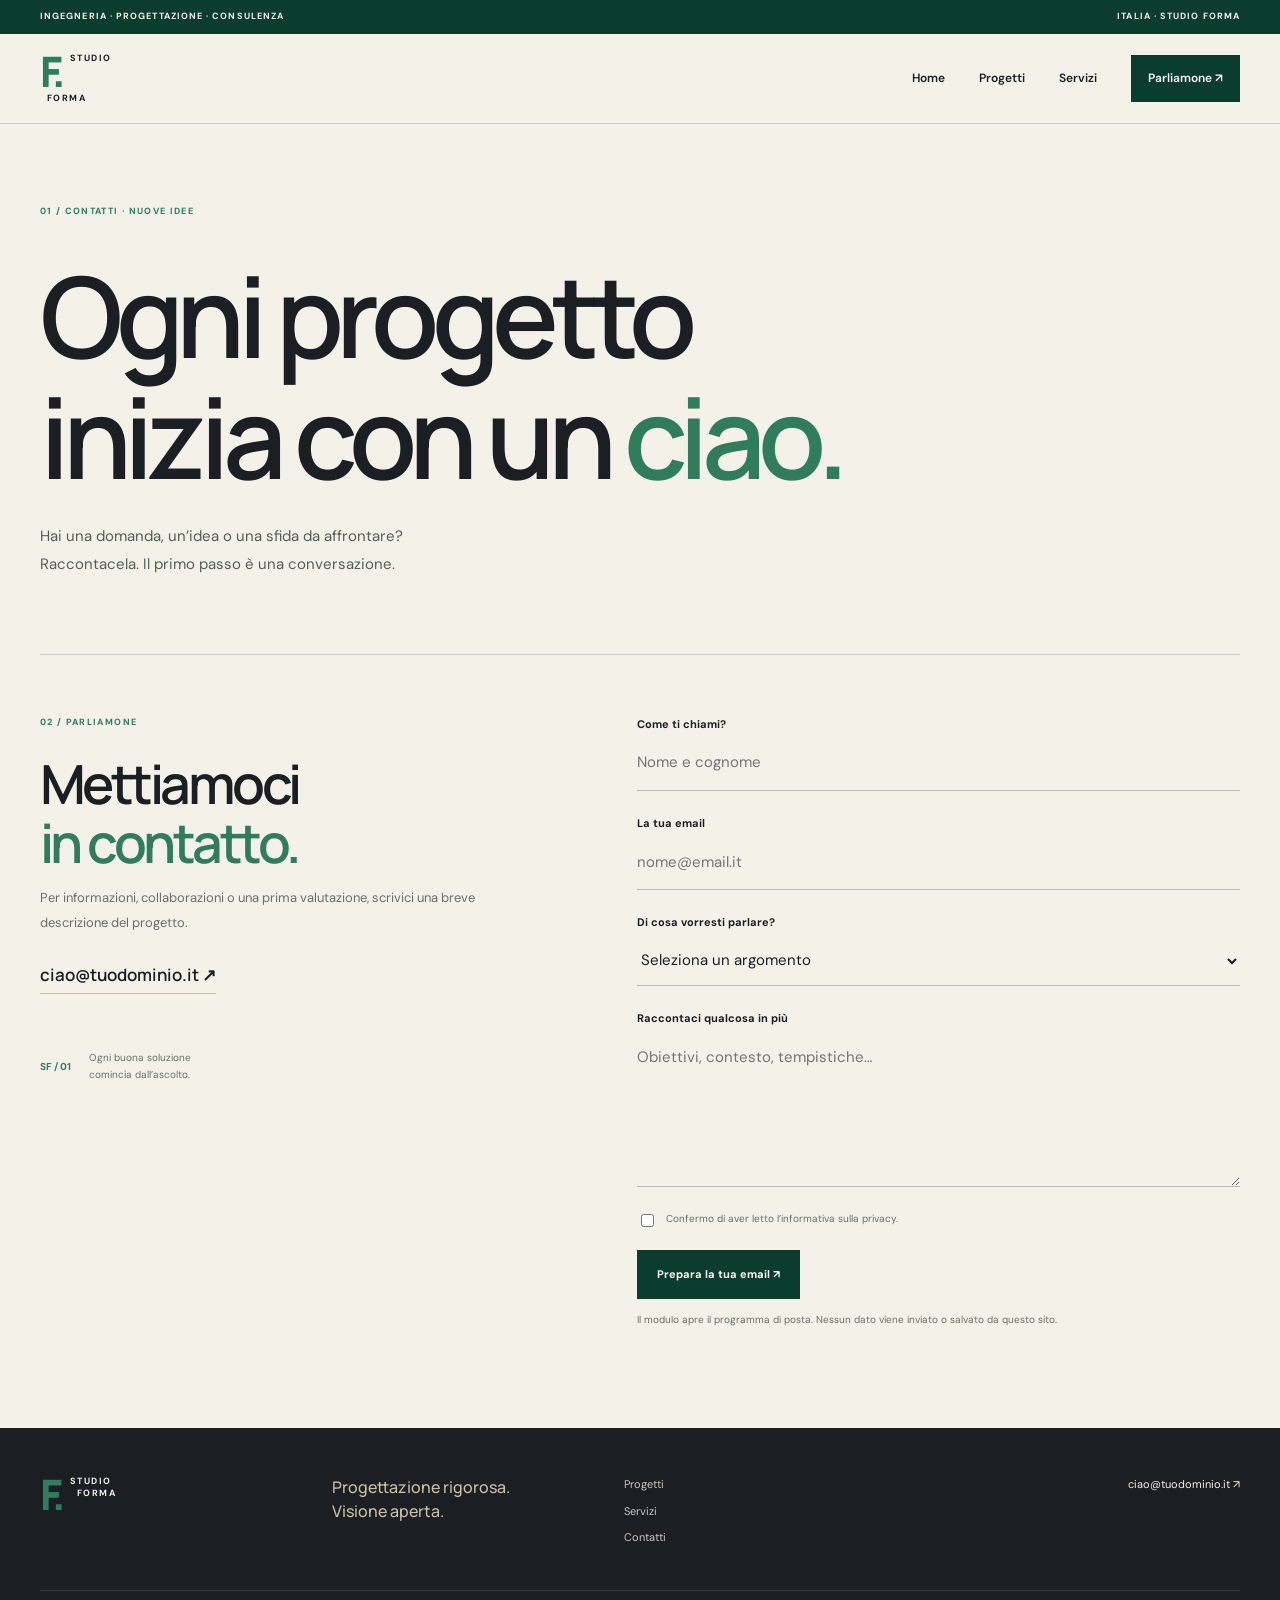
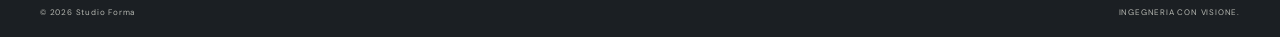
<file: contatti.html>
<!doctype html>
<html lang="it">
<head>
  <meta charset="utf-8">
  <meta name="viewport" content="width=device-width, initial-scale=1">
  <meta name="theme-color" content="#0b3d2e">
  <meta name="description" content="Contatta Studio Forma per un progetto di ingegneria o consulenza.">
  <title>Contatti — Studio Forma</title>
  <link href="https://fonts.googleapis.com/css2?family=DM+Sans:wght@400;500;600;700&family=Manrope:wght@400;500;600;700;800&display=swap" rel="stylesheet">
  <link rel="stylesheet" href="style.css">
  <script src="main.js" defer></script>
</head>
<body>
  <div class="topbar">INGEGNERIA · PROGETTAZIONE · CONSULENZA <span>ITALIA · STUDIO FORMA</span></div>
  <header class="header">
    <a class="logo" href="index.html"><span>F.</span> STUDIO<br>&nbsp;&nbsp;FORMA</a>
    <button class="menu-toggle" aria-label="Apri menu" aria-expanded="false">☰</button>
    <nav class="nav"><a href="index.html">Home</a><a href="lavori.html">Progetti</a><a href="servizi.html">Servizi</a><a class="nav-cta active" href="contatti.html">Parliamone ↗</a></nav>
  </header>

  <main>
    <section class="contact-hero wrap">
      <p class="eyebrow">01 / CONTATTI · NUOVE IDEE</p>
      <h1>Ogni progetto<br>inizia con un <em>ciao.</em></h1>
      <p class="lead">Hai una domanda, un’idea o una sfida da affrontare? Raccontacela. Il primo passo è una conversazione.</p>
    </section>

    <section class="contact-content wrap">
      <div class="contact-info">
        <p class="eyebrow">02 / PARLIAMONE</p>
        <h2>Mettiamoci<br><em>in contatto.</em></h2>
        <p class="muted">Per informazioni, collaborazioni o una prima valutazione, scrivici una breve descrizione del progetto.</p>
        <a class="contact-email" href="mailto:ciao@tuodominio.it">ciao@tuodominio.it ↗</a>
        <div class="contact-note"><b>SF / 01</b><span>Ogni buona soluzione<br>comincia dall’ascolto.</span></div>
      </div>

      <form class="contact-form" id="contact-form">
        <label for="name">Come ti chiami?</label>
        <input id="name" name="name" autocomplete="name" placeholder="Nome e cognome" required>

        <label for="email">La tua email</label>
        <input id="email" name="email" type="email" autocomplete="email" placeholder="nome@email.it" required>

        <label for="subject">Di cosa vorresti parlare?</label>
        <select id="subject" name="subject" required>
          <option value="" disabled selected>Seleziona un argomento</option>
          <option>Progettazione</option>
          <option>Consulenza tecnica</option>
          <option>Riqualificazione</option>
          <option>Collaborazione</option>
          <option>Altro</option>
        </select>

        <label for="message">Raccontaci qualcosa in più</label>
        <textarea id="message" name="message" rows="5" placeholder="Obiettivi, contesto, tempistiche…" required></textarea>

        <label class="privacy-check"><input type="checkbox" required><span>Confermo di aver letto l’informativa sulla privacy.</span></label>
        <button class="btn btn-dark" type="submit">Prepara la tua email ↗</button>
        <p class="form-note">Il modulo apre il programma di posta. Nessun dato viene inviato o salvato da questo sito.</p>
      </form>
    </section>
  </main>

  <footer class="footer"><div class="wrap footer-main"><a class="logo logo-light" href="index.html"><span>F.</span> STUDIO<br>&nbsp;&nbsp;FORMA</a><p>Progettazione rigorosa.<br>Visione aperta.</p><div class="footer-links"><a href="lavori.html">Progetti</a><a href="servizi.html">Servizi</a><a href="contatti.html">Contatti</a></div><a href="mailto:ciao@tuodominio.it">ciao@tuodominio.it ↗</a></div><div class="wrap footer-bottom"><span>© <span data-year></span> Studio Forma</span><span>INGEGNERIA CON VISIONE.</span></div></footer>
</body>
</html>
</file>
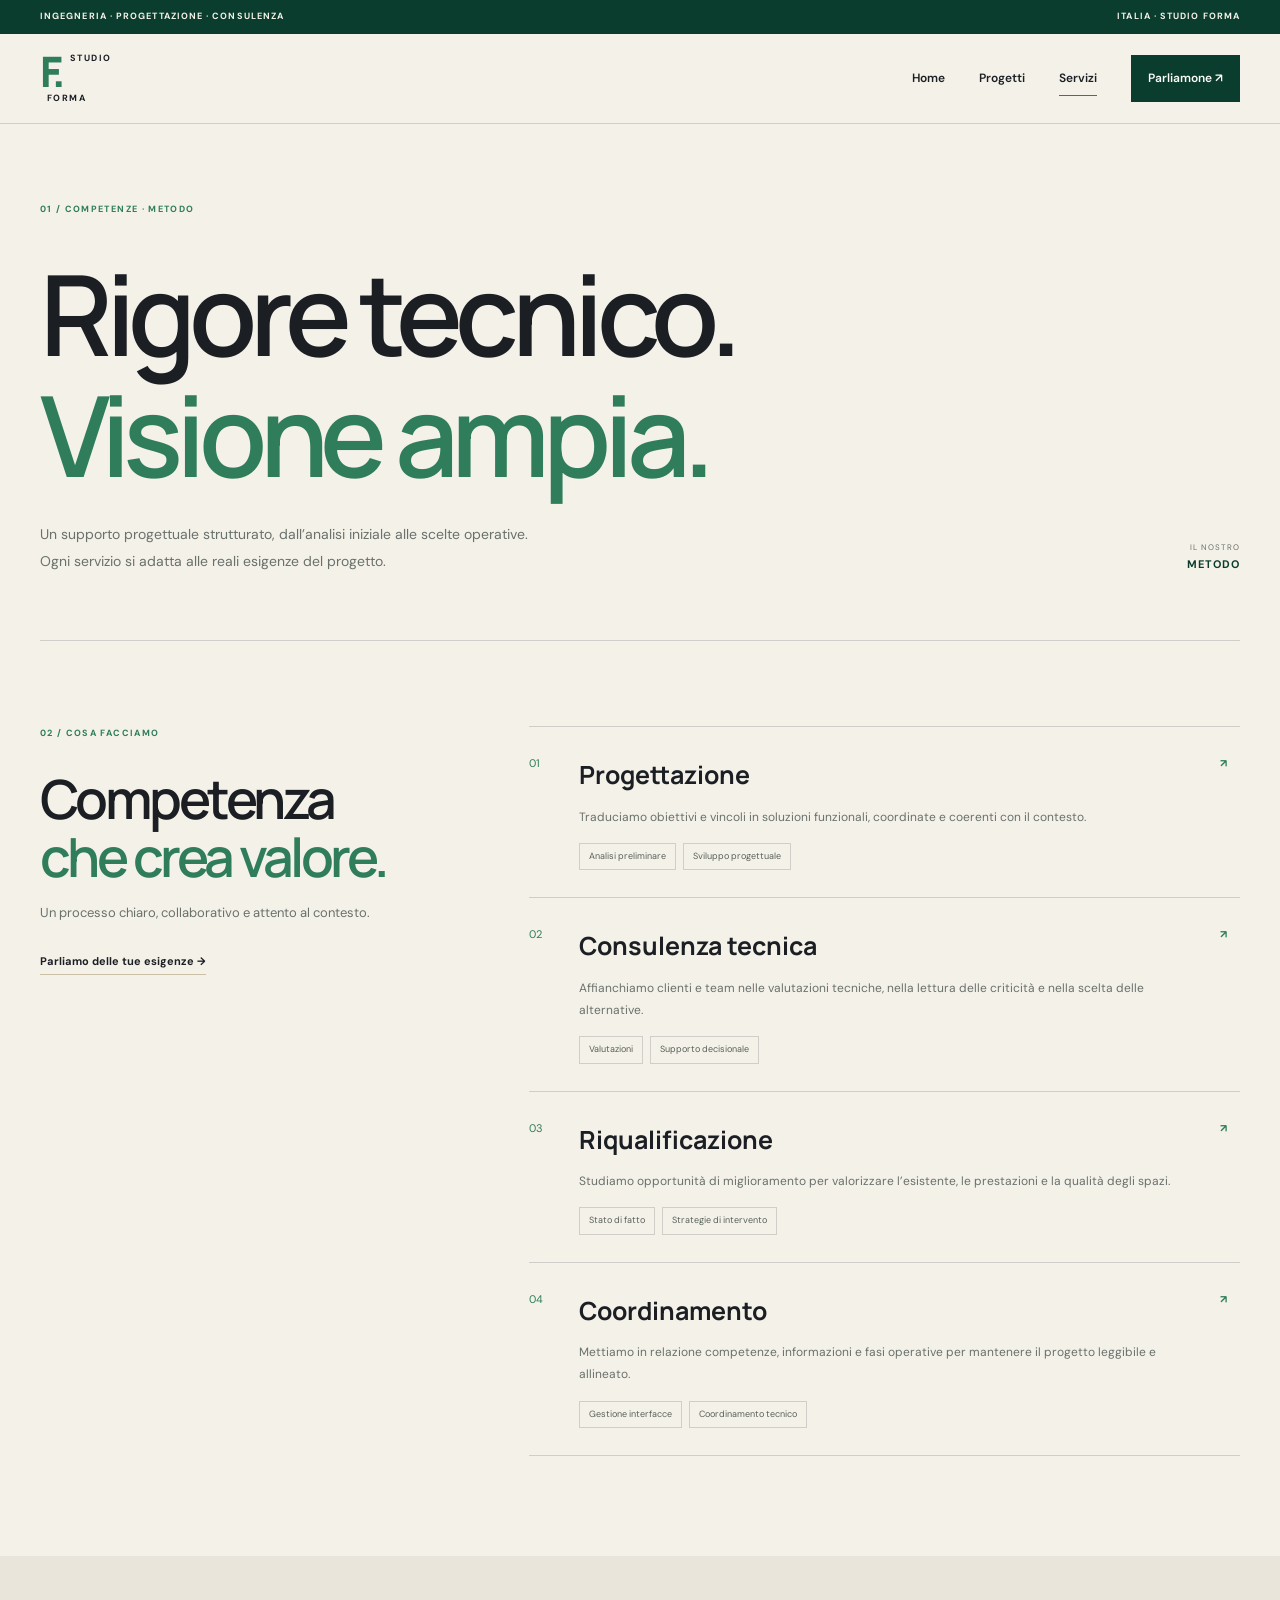
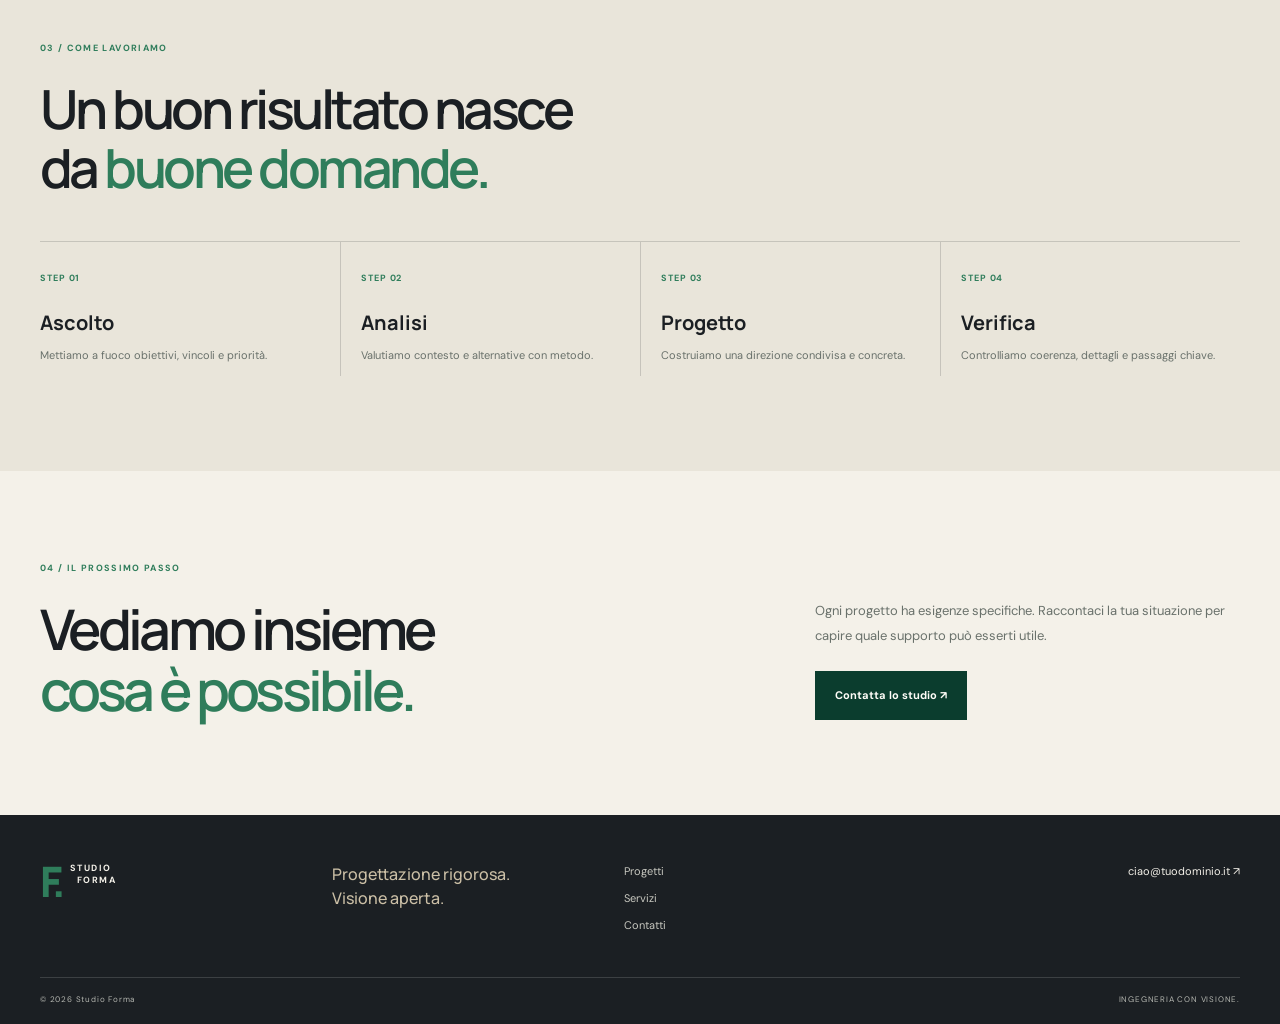
<file: servizi.html>
<!doctype html>
<html lang="it">
<head>
  <meta charset="utf-8">
  <meta name="viewport" content="width=device-width, initial-scale=1">
  <meta name="theme-color" content="#0b3d2e">
  <title>Servizi — Studio Forma</title>
  <link href="https://fonts.googleapis.com/css2?family=DM+Sans:wght@400;500;600;700&family=Manrope:wght@400;500;600;700;800&display=swap" rel="stylesheet">
  <link rel="stylesheet" href="style.css">
  <script src="main.js" defer></script>
</head>
<body>
  <div class="topbar">INGEGNERIA · PROGETTAZIONE · CONSULENZA <span>ITALIA · STUDIO FORMA</span></div>
  <header class="header">
    <a class="logo" href="index.html"><span>F.</span> STUDIO<br>&nbsp;&nbsp;FORMA</a>
    <button class="menu-toggle" aria-label="Apri menu" aria-expanded="false">☰</button>
    <nav class="nav"><a href="index.html">Home</a><a href="lavori.html">Progetti</a><a class="active" href="servizi.html">Servizi</a><a class="nav-cta" href="contatti.html">Parliamone ↗</a></nav>
  </header>

  <main>
    <section class="page-hero wrap">
      <p class="eyebrow">01 / COMPETENZE · METODO</p>
      <h1>Rigore tecnico.<br><em>Visione ampia.</em></h1>
      <div class="page-intro"><p>Un supporto progettuale strutturato, dall’analisi iniziale alle scelte operative. Ogni servizio si adatta alle reali esigenze del progetto.</p><span>IL NOSTRO<br><b>METODO</b></span></div>
    </section>

    <section class="services wrap">
      <aside class="services-intro">
        <p class="eyebrow">02 / COSA FACCIAMO</p>
        <h2>Competenza<br><em>che crea valore.</em></h2>
        <p>Un processo chiaro, collaborativo e attento al contesto.</p>
        <a class="under-link" href="contatti.html">Parliamo delle tue esigenze →</a>
      </aside>

      <div class="service-list">
        <article class="service-row"><span>01</span><div><h3>Progettazione</h3><p>Traduciamo obiettivi e vincoli in soluzioni funzionali, coordinate e coerenti con il contesto.</p><div class="tags"><span>Analisi preliminare</span><span>Sviluppo progettuale</span></div></div><b>↗</b></article>
        <article class="service-row"><span>02</span><div><h3>Consulenza tecnica</h3><p>Affianchiamo clienti e team nelle valutazioni tecniche, nella lettura delle criticità e nella scelta delle alternative.</p><div class="tags"><span>Valutazioni</span><span>Supporto decisionale</span></div></div><b>↗</b></article>
        <article class="service-row"><span>03</span><div><h3>Riqualificazione</h3><p>Studiamo opportunità di miglioramento per valorizzare l’esistente, le prestazioni e la qualità degli spazi.</p><div class="tags"><span>Stato di fatto</span><span>Strategie di intervento</span></div></div><b>↗</b></article>
        <article class="service-row"><span>04</span><div><h3>Coordinamento</h3><p>Mettiamo in relazione competenze, informazioni e fasi operative per mantenere il progetto leggibile e allineato.</p><div class="tags"><span>Gestione interfacce</span><span>Coordinamento tecnico</span></div></div><b>↗</b></article>
      </div>
    </section>

    <section class="process">
      <div class="wrap">
        <p class="eyebrow">03 / COME LAVORIAMO</p>
        <h2>Un buon risultato nasce<br>da <em>buone domande.</em></h2>
        <div class="process-grid">
          <article><small>STEP 01</small><h3>Ascolto</h3><p>Mettiamo a fuoco obiettivi, vincoli e priorità.</p></article>
          <article><small>STEP 02</small><h3>Analisi</h3><p>Valutiamo contesto e alternative con metodo.</p></article>
          <article><small>STEP 03</small><h3>Progetto</h3><p>Costruiamo una direzione condivisa e concreta.</p></article>
          <article><small>STEP 04</small><h3>Verifica</h3><p>Controlliamo coerenza, dettagli e passaggi chiave.</p></article>
        </div>
      </div>
    </section>

    <section class="contact-strip wrap">
      <div><p class="eyebrow">04 / IL PROSSIMO PASSO</p><h2>Vediamo insieme<br><em>cosa è possibile.</em></h2></div>
      <div><p class="muted">Ogni progetto ha esigenze specifiche. Raccontaci la tua situazione per capire quale supporto può esserti utile.</p><a class="btn btn-dark" href="contatti.html">Contatta lo studio ↗</a></div>
    </section>
  </main>

  <footer class="footer"><div class="wrap footer-main"><a class="logo logo-light" href="index.html"><span>F.</span> STUDIO<br>&nbsp;&nbsp;FORMA</a><p>Progettazione rigorosa.<br>Visione aperta.</p><div class="footer-links"><a href="lavori.html">Progetti</a><a href="servizi.html">Servizi</a><a href="contatti.html">Contatti</a></div><a href="mailto:ciao@tuodominio.it">ciao@tuodominio.it ↗</a></div><div class="wrap footer-bottom"><span>© <span data-year></span> Studio Forma</span><span>INGEGNERIA CON VISIONE.</span></div></footer>
</body>
</html>
</file>
<file: style.css>
:root {
  --forest: #0b3d2e;
  --green: #145a3a;
  --sage: #2f7d5b;
  --sand: #cbbfa6;
  --ink: #1b1f23;
  --paper: #f4f1e9;
  --white: #fffdf8;
  --muted: #69716b;
  --line: rgba(27,31,35,.17);
  --display: "Manrope", sans-serif;
  --body: "DM Sans", sans-serif;
  --max: 1200px;
}

* { box-sizing: border-box; }
html { scroll-behavior: smooth; scroll-padding-top: 90px; }
body {
  margin: 0;
  background: var(--paper);
  color: var(--ink);
  font-family: var(--body);
  font-size: 15px;
  line-height: 1.7;
  -webkit-font-smoothing: antialiased;
}
a { color: inherit; text-decoration: none; }
img { display: block; width: 100%; height: 100%; object-fit: cover; }
button, input, textarea, select { font: inherit; }
.wrap { width: min(var(--max), calc(100% - 64px)); margin-inline: auto; }

h1, h2, h3, p { margin-top: 0; }
h1, h2, h3 { font-family: var(--display); }
h1, h2 { font-weight: 600; letter-spacing: -.065em; line-height: 1.08; }
h1 em, h2 em { color: var(--sage); font-style: normal; }

.topbar {
  min-height: 34px;
  padding: 7px max(32px, calc((100% - var(--max))/2));
  background: var(--forest);
  color: var(--paper);
  display: flex;
  align-items: center;
  justify-content: space-between;
  gap: 16px;
  font-size: 9px;
  font-weight: 700;
  letter-spacing: .12em;
}

.header {
  min-height: 90px;
  padding: 0 max(32px, calc((100% - var(--max))/2));
  display: flex;
  align-items: center;
  justify-content: space-between;
  border-bottom: 1px solid var(--line);
  position: relative;
  z-index: 10;
  background: var(--paper);
}
.logo {
  display: inline-block;
  font-size: 9px;
  line-height: 1.35;
  letter-spacing: .16em;
  font-weight: 700;
}
.logo > span {
  float: left;
  margin-right: 10px;
  font: 800 42px/.95 var(--display);
  letter-spacing: -.12em;
  color: var(--forest);
}
.logo > span::first-letter { color: var(--sage); }
.nav { display: flex; align-items: center; gap: 34px; font-size: 12px; font-weight: 600; }
.nav > a:not(.nav-cta) { padding: 10px 0; position: relative; }
.nav > a:not(.nav-cta)::after {
  content: "";
  position: absolute;
  height: 1px;
  width: 0;
  bottom: 3px;
  left: 0;
  background: var(--sage);
  transition: width .25s;
}
.nav > a:hover::after, .nav > a.active::after { width: 100%; }
.nav-cta {
  padding: 13px 17px;
  background: var(--forest);
  color: var(--white);
  transition: background .2s;
}
.nav-cta:hover { background: var(--sage); }
.menu-toggle { display: none; }

.eyebrow {
  color: var(--sage);
  font-size: 9px;
  line-height: 1.6;
  font-weight: 700;
  letter-spacing: .15em;
  margin-bottom: 24px;
}
.hero {
  min-height: 625px;
  padding-top: 62px;
  padding-bottom: 66px;
  display: grid;
  grid-template-columns: 1fr 1fr;
  align-items: center;
  gap: 7%;
}
.hero h1 { font-size: clamp(55px, 6.7vw, 88px); margin-bottom: 24px; }
.lead { max-width: 420px; font-size: 15px; line-height: 1.85; color: #555f58; }
.actions { display: flex; flex-wrap: wrap; align-items: center; gap: 22px; margin-top: 28px; }
.btn {
  display: inline-flex;
  justify-content: center;
  align-items: center;
  gap: 23px;
  min-height: 49px;
  padding: 0 19px;
  border: 1px solid transparent;
  cursor: pointer;
  font-size: 11px;
  font-weight: 700;
  transition: background .2s, color .2s, transform .2s;
}
.btn:hover { transform: translateY(-2px); }
.btn-sand { background: var(--sand); color: var(--ink); }
.btn-sand:hover { background: var(--white); }
.btn-dark { background: var(--forest); color: var(--white); }
.btn-dark:hover { background: var(--sage); }
.btn-outline { border-color: var(--line); }
.btn-outline:hover { background: var(--forest); color: white; }
.under-link { font-size: 11px; font-weight: 700; border-bottom: 1px solid var(--sand); padding-bottom: 6px; }
.under-link:hover { color: var(--sage); }
.hero-foot { display: flex; gap: 17px; align-items: center; margin-top: 48px; color: var(--muted); font-size: 10px; line-height: 1.7; }
.hero-foot b { color: var(--sage); }
.hero-image {
  position: relative;
  height: 455px;
  margin: 0 0 20px 16px;
  background: var(--sand);
}
.hero-image::before {
  content: "";
  position: absolute;
  inset: 20px 20px -20px -16px;
  border: 1px solid var(--sage);
  pointer-events: none;
}
.hero-image > img { position: relative; z-index: 1; filter: saturate(.78); }
.image-tag {
  position: absolute;
  z-index: 2;
  bottom: 0;
  left: 0;
  right: 0;
  background: var(--forest);
  color: var(--white);
  padding: 10px 13px;
  display: flex;
  justify-content: space-between;
  gap: 12px;
  font-size: 8px;
  letter-spacing: .1em;
}
.image-stamp {
  position: absolute;
  z-index: 3;
  top: 20px;
  right: -16px;
  width: 83px;
  height: 83px;
  display: flex;
  align-items: center;
  justify-content: center;
  gap: 7px;
  background: var(--sand);
  color: var(--forest);
  font: 800 25px var(--display);
}
.image-stamp span { font: 700 7px/1.5 var(--body); letter-spacing: .1em; }

.ticker { overflow: hidden; background: var(--forest); color: var(--paper); padding: 17px 0; }
.ticker > div {
  width: max-content;
  font-size: 10px;
  font-weight: 700;
  letter-spacing: .14em;
  word-spacing: 10px;
}
.ticker b { color: var(--sand); padding: 0 20px; }

.section { padding-top: 110px; padding-bottom: 110px; }
.split { display: grid; grid-template-columns: 1.3fr .7fr; gap: 9%; align-items: end; }
.split h2, .section-heading h2, .contact-strip h2 { font-size: clamp(34px, 4.4vw, 56px); margin: 8px 0 0; }
.muted { color: var(--muted); font-size: 13px; line-height: 1.9; }
.principles { display: grid; grid-template-columns: repeat(3,1fr); margin-top: 66px; border-top: 1px solid var(--line); }
.principles article { padding: 23px 26px 0 0; }
.principles article + article { border-left: 1px solid var(--line); padding-left: 26px; }
.principles small, .portfolio-info small { color: var(--sage); font-size: 9px; font-weight: 700; letter-spacing: .12em; }
.principles h3 { font-size: 22px; margin: 14px 0 5px; }
.principles p { font-size: 12px; color: var(--muted); max-width: 260px; }

.projects { padding: 100px 0 110px; background: #e9e5da; }
.section-heading { display: flex; justify-content: space-between; align-items: end; gap: 24px; margin-bottom: 45px; }
.section-heading h2 { margin-top: 20px; }
.project-grid { display: grid; grid-template-columns: 1.1fr .82fr; gap: 8%; }
.project-card { min-width: 0; }
.project-offset { margin-top: 85px; }
.project-photo, .portfolio-photo { display: block; position: relative; overflow: hidden; background: var(--sand); }
.project-photo { height: 350px; margin-bottom: 17px; }
.project-photo img, .portfolio-photo img { filter: saturate(.78); transition: transform .6s; }
.project-card:hover img, .portfolio-item:hover img { transform: scale(1.035); }
.project-photo > span, .portfolio-photo > span {
  position: absolute;
  top: 13px;
  right: 13px;
  display: grid;
  place-items: center;
  width: 40px;
  height: 40px;
  background: var(--sand);
  color: var(--forest);
  font-size: 21px;
  transition: background .2s, color .2s;
}
.project-card:hover .project-photo > span, .portfolio-item:hover .portfolio-photo > span { background: var(--forest); color: white; }
.project-card > small { color: var(--sage); font-size: 8px; font-weight: 700; letter-spacing: .13em; }
.project-card h3 { font-size: 25px; letter-spacing: -.04em; margin: 8px 0 3px; }
.project-card p { font-size: 11px; color: var(--muted); }

.statement { background: var(--forest); color: var(--paper); padding: 95px 0 100px; }
.statement .eyebrow { color: var(--sand); }
.statement h2 { font-size: clamp(39px, 6.2vw, 76px); margin: 25px 0 34px; }
.statement h2 em { color: var(--sand); }

.contact-strip { padding-top: 90px; padding-bottom: 95px; display: grid; grid-template-columns: 1fr .65fr; gap: 10%; align-items: end; }
.contact-strip h2 { margin-top: 10px; }
.contact-strip .muted { margin-bottom: 23px; }

.footer { background: var(--ink); color: var(--paper); padding-top: 47px; }
.footer-main { display: grid; grid-template-columns: 1fr 1fr 1fr 1.2fr; gap: 22px; align-items: start; padding-bottom: 43px; }
.logo-light > span { color: var(--paper); }
.footer-main > p { color: var(--sand); font: 500 16px/1.5 var(--display); }
.footer-main > a:last-child { justify-self: end; font-size: 11px; }
.footer-links { display: grid; gap: 8px; font-size: 11px; color: #c8c8c0; }
.footer a:hover { color: var(--sand); }
.footer-bottom { display: flex; justify-content: space-between; gap: 15px; padding-top: 15px; padding-bottom: 17px; border-top: 1px solid #ffffff25; color: #b5b7b1; font-size: 8px; letter-spacing: .1em; }

.page-hero { padding-top: 78px; padding-bottom: 66px; border-bottom: 1px solid var(--line); }
.page-hero h1, .contact-hero h1 { font-size: clamp(60px, 9vw, 112px); margin: 38px 0 25px; }
.page-intro { display: flex; justify-content: space-between; align-items: end; gap: 25px; }
.page-intro p { max-width: 490px; color: var(--muted); font-size: 14px; line-height: 1.9; margin: 0; }
.page-intro span { text-align: right; font-size: 8px; line-height: 1.8; letter-spacing: .12em; color: var(--muted); }
.page-intro b { color: var(--forest); font-size: 11px; }

.portfolio { padding-top: 25px; padding-bottom: 85px; }
.portfolio-item { display: grid; grid-template-columns: 1.1fr .75fr; gap: 9%; align-items: center; padding: 45px 0; border-bottom: 1px solid var(--line); }
.portfolio-item.reverse { grid-template-columns: .75fr 1.1fr; }
.portfolio-item.reverse .portfolio-photo { order: 2; }
.portfolio-item.reverse .portfolio-info { order: 1; padding-left: 8%; }
.portfolio-photo { height: 390px; }
.portfolio-info h2 { font-size: clamp(30px, 3.5vw, 44px); margin: 15px 0 12px; }
.portfolio-info p { color: var(--muted); font-size: 13px; line-height: 1.9; }
.tags { display: flex; flex-wrap: wrap; gap: 7px; margin-top: 19px; }
.tags span { border: 1px solid var(--line); padding: 5px 9px; font-size: 9px; color: #58615a; }

.cta-band { background: var(--forest); color: var(--paper); padding: 48px; margin-bottom: 90px; display: flex; justify-content: space-between; align-items: end; gap: 25px; }
.cta-band .eyebrow { color: var(--sand); }
.cta-band h2 { font-size: clamp(30px, 4vw, 46px); margin: 15px 0 0; }
.cta-band h2 em { color: var(--sand); }

.services { display: grid; grid-template-columns: .65fr 1.25fr; gap: 10%; padding-top: 85px; padding-bottom: 100px; }
.services-intro h2, .contact-info h2 { font-size: clamp(36px, 4.5vw, 54px); margin: 28px 0 15px; }
.services-intro > p:not(.eyebrow) { color: var(--muted); font-size: 13px; line-height: 1.9; margin-bottom: 23px; }
.service-list { border-top: 1px solid var(--line); }
.service-row { display: grid; grid-template-columns: 32px 1fr 20px; gap: 18px; padding: 27px 0; border-bottom: 1px solid var(--line); }
.service-row > span, .service-row > b { color: var(--sage); font-size: 11px; }
.service-row h3 { font-size: 25px; margin: 0 0 9px; }
.service-row p { color: var(--muted); font-size: 12px; line-height: 1.85; margin-bottom: 0; }
.service-row .tags { margin-top: 15px; }

.process { background: #e9e5da; padding: 85px 0 95px; }
.process h2 { font-size: clamp(35px, 4.5vw, 54px); margin: 22px 0 45px; }
.process-grid { display: grid; grid-template-columns: repeat(4,1fr); border-top: 1px solid var(--line); }
.process-grid article { padding: 22px 20px 0 0; }
.process-grid article + article { border-left: 1px solid var(--line); padding-left: 20px; }
.process-grid small { color: var(--sage); font-size: 9px; font-weight: 700; letter-spacing: .1em; }
.process-grid h3 { font-size: 20px; margin: 17px 0 6px; }
.process-grid p { font-size: 11px; color: var(--muted); }

.contact-hero { padding-top: 80px; padding-bottom: 60px; }
.contact-hero .lead { margin-top: 20px; }
.contact-content { display: grid; grid-template-columns: .75fr 1fr; gap: 12%; border-top: 1px solid var(--line); padding-top: 60px; padding-bottom: 90px; }
.contact-info h2 { margin-top: 25px; }
.contact-email { display: inline-block; margin-top: 15px; padding-bottom: 7px; border-bottom: 1px solid var(--sand); font: 600 17px var(--display); }
.contact-note { display: flex; align-items: center; gap: 18px; margin-top: 55px; font-size: 10px; line-height: 1.7; color: var(--muted); }
.contact-note b { color: var(--sage); }
.contact-form { display: grid; align-content: start; }
.contact-form > label:not(.privacy-check) { font-size: 11px; font-weight: 700; margin-bottom: 5px; }
.contact-form input:not([type="checkbox"]), .contact-form textarea, .contact-form select {
  width: 100%;
  border: 0;
  border-bottom: 1px solid #1b1f2340;
  border-radius: 0;
  background: transparent;
  color: var(--ink);
  padding: 12px 0 14px;
  margin-bottom: 23px;
  outline: none;
}
.contact-form input:focus, .contact-form textarea:focus, .contact-form select:focus { border-color: var(--sage); }
.contact-form textarea { resize: vertical; min-height: 115px; }
.privacy-check { display: flex; gap: 9px; align-items: start; font-size: 10px; color: var(--muted); margin-bottom: 20px; }
.privacy-check input { accent-color: var(--forest); margin-top: 4px; }
.contact-form .btn { justify-self: start; }
.form-note { font-size: 10px; line-height: 1.7; color: var(--muted); margin-top: 12px; }

@media (max-width: 850px) {
  .wrap { width: calc(100% - 42px); }
  .topbar, .header { padding-left: 21px; padding-right: 21px; }
  .nav { gap: 20px; }
  .hero { gap: 5%; }
  .hero-image { height: 390px; }
  .project-photo { height: 290px; }
  .portfolio-photo { height: 310px; }
  .footer-main { grid-template-columns: 1fr 1fr; row-gap: 28px; }
  .footer-main > a:last-child { justify-self: start; }
}

@media (max-width: 650px) {
  .wrap { width: calc(100% - 38px); }
  .topbar { min-height: 29px; padding: 6px 19px; font-size: 7px; letter-spacing: .06em; }
  .topbar span { display: none; }
  .header { min-height: 73px; padding: 0 19px; }
  .logo > span { font-size: 37px; }
  .menu-toggle { display: block; border: 1px solid var(--line); background: transparent; padding: 8px 12px; color: var(--forest); cursor: pointer; font-size: 20px; }
  .nav { display: none; position: absolute; top: 72px; left: 0; right: 0; background: var(--paper); padding: 15px 19px 23px; box-shadow: 0 15px 20px #1b1f2312; }
  .nav.open { display: flex; flex-direction: column; align-items: stretch; gap: 0; }
  .nav > a:not(.nav-cta) { padding: 13px 0; border-bottom: 1px solid var(--line); }
  .nav > a:not(.nav-cta)::after { display: none; }
  .nav-cta { margin-top: 15px; text-align: center; }
  .hero { display: flex; flex-direction: column; align-items: stretch; gap: 35px; padding-top: 48px; padding-bottom: 48px; }
  .hero h1 { font-size: clamp(52px, 12.5vw, 76px); }
  .lead { font-size: 14px; }
  .actions { gap: 17px; }
  .hero-foot { margin-top: 30px; }
  .hero-image { height: 325px; width: 94%; margin: 0 0 15px auto; }
  .image-stamp { width: 69px; height: 69px; right: -10px; }
  .image-tag { font-size: 7px; }
  .ticker { padding: 14px 0; }
  .ticker > div { font-size: 9px; }
  .section { padding-top: 72px; padding-bottom: 76px; }
  .split { grid-template-columns: 1fr; gap: 22px; }
  .split h2, .section-heading h2, .contact-strip h2 { font-size: clamp(32px, 8vw, 44px); }
  .principles { grid-template-columns: 1fr; margin-top: 38px; }
  .principles article, .principles article + article { border-left: 0; border-bottom: 1px solid var(--line); padding: 17px 0; }
  .principles h3 { margin: 7px 0 3px; }
  .projects { padding: 68px 0 75px; }
  .section-heading { align-items: start; flex-direction: column; margin-bottom: 32px; }
  .project-grid { grid-template-columns: 1fr; gap: 35px; }
  .project-offset { margin-top: 0; }
  .project-photo { height: 280px; }
  .statement { padding: 70px 0 75px; }
  .statement h2 { font-size: clamp(37px, 9.5vw, 56px); }
  .contact-strip { padding-top: 68px; padding-bottom: 72px; grid-template-columns: 1fr; gap: 20px; }
  .footer-main { grid-template-columns: 1fr 1fr; gap: 25px 15px; padding-bottom: 30px; }
  .footer-main > p { font-size: 13px; }
  .footer-main > a:last-child { font-size: 10px; }
  .footer-bottom { font-size: 7px; }
  .page-hero { padding-top: 58px; padding-bottom: 45px; }
  .page-hero h1, .contact-hero h1 { font-size: clamp(55px, 13vw, 82px); margin: 30px 0 23px; }
  .page-intro { align-items: start; flex-direction: column; gap: 16px; }
  .page-intro p { font-size: 13px; }
  .page-intro span { text-align: left; }
  .portfolio { padding-top: 10px; padding-bottom: 55px; }
  .portfolio-item, .portfolio-item.reverse { grid-template-columns: 1fr; gap: 21px; padding: 30px 0; }
  .portfolio-item.reverse .portfolio-photo, .portfolio-item.reverse .portfolio-info { order: initial; padding-left: 0; }
  .portfolio-photo { height: 260px; }
  .portfolio-info h2 { font-size: 32px; }
  .cta-band { padding: 30px 22px; margin-bottom: 60px; align-items: start; flex-direction: column; }
  .cta-band h2 { font-size: 33px; }
  .services { grid-template-columns: 1fr; gap: 35px; padding-top: 55px; padding-bottom: 65px; }
  .services-intro h2, .contact-info h2 { font-size: 42px; }
  .service-row { grid-template-columns: 25px 1fr 15px; gap: 10px; padding: 22px 0; }
  .service-row h3 { font-size: 23px; }
  .service-row p { font-size: 11px; }
  .tags span { font-size: 8px; }
  .process { padding: 65px 0 72px; }
  .process h2 { font-size: 37px; }
  .process-grid { grid-template-columns: 1fr 1fr; }
  .process-grid article { padding: 18px 12px 20px 0; }
  .process-grid article + article { padding-left: 12px; }
  .process-grid article:nth-child(3) { border-left: 0; padding-left: 0; border-top: 1px solid var(--line); }
  .process-grid article:nth-child(4) { border-top: 1px solid var(--line); }
  .contact-hero { padding-top: 58px; padding-bottom: 46px; }
  .contact-content { grid-template-columns: 1fr; gap: 40px; padding-top: 42px; padding-bottom: 60px; }
  .contact-note { margin-top: 32px; }
  .contact-form input:not([type="checkbox"]), .contact-form textarea, .contact-form select { font-size: 16px; }
}

@media (prefers-reduced-motion: reduce) {
  *, *::before, *::after { scroll-behavior: auto !important; transition: none !important; }
}
</file>
